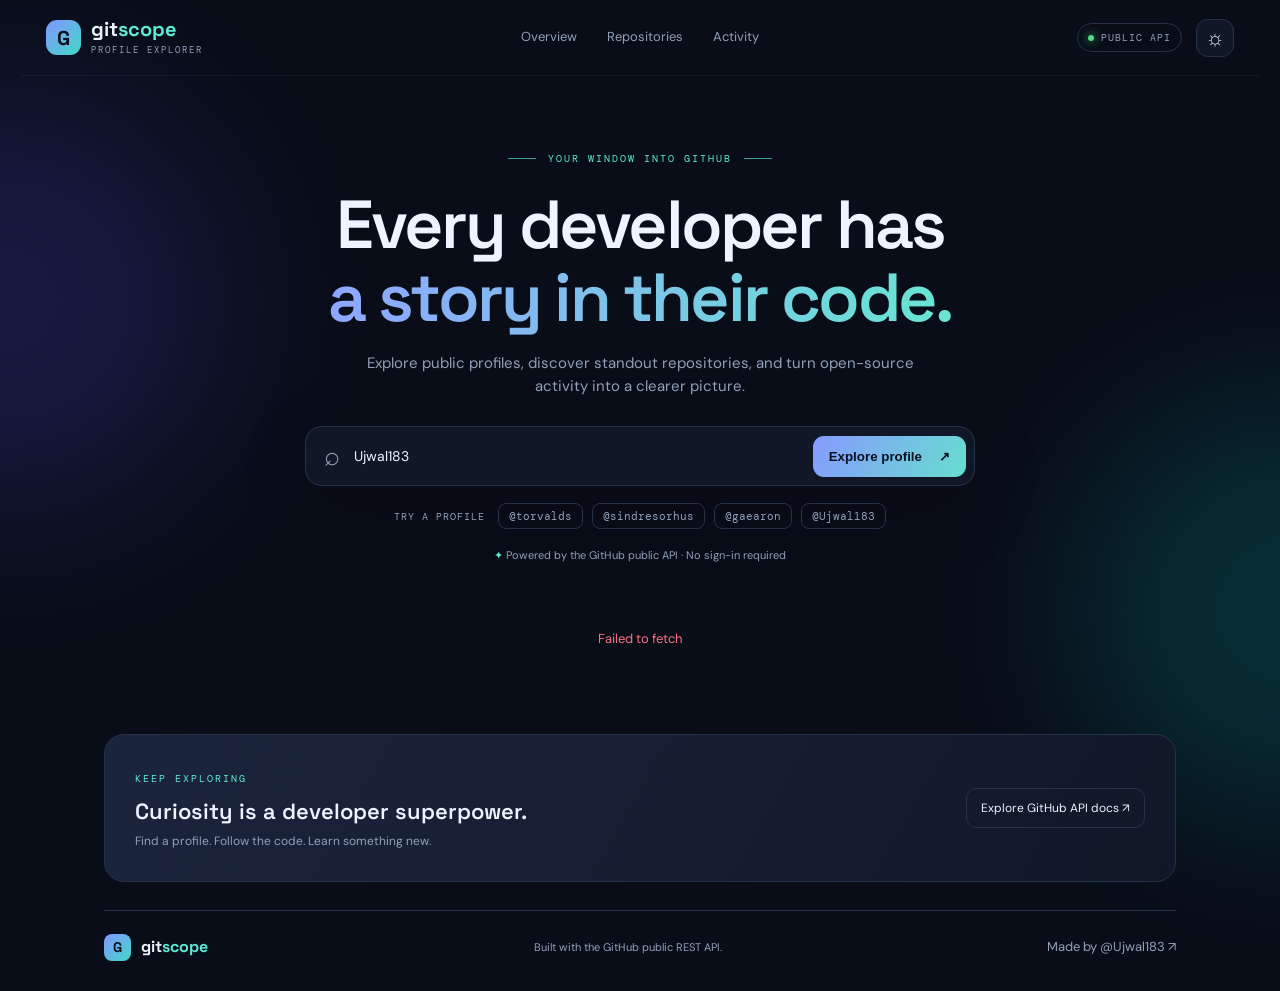
<file: index.html>
<!doctype html>
<html lang="en">
<head>
  <meta charset="utf-8">
  <meta name="viewport" content="width=device-width, initial-scale=1">
  <meta name="theme-color" content="#0b1020">
  <meta name="description" content="Explore public GitHub profiles, repositories, activity, and developer stats in a clean interactive dashboard.">
  <title>GitScope — GitHub Profile Explorer</title>
  <link rel="preconnect" href="https://api.github.com">
  <link rel="stylesheet" href="styles.css">
  <script src="app.js" defer></script>
</head>
<body>
  <div class="ambient ambient-one"></div><div class="ambient ambient-two"></div>
  <header class="topbar">
    <a class="brand" href="./" aria-label="GitScope home"><span class="brand-mark">G</span><span>git<span class="brand-accent">scope</span><small>PROFILE EXPLORER</small></span></a>
    <nav class="topnav"><a href="#overview">Overview</a><a href="#repositories">Repositories</a><a href="#activity">Activity</a></nav>
    <div class="top-actions"><span class="live-pill"><i></i> PUBLIC API</span><button id="themeToggle" class="icon-button" aria-label="Toggle light and dark theme" title="Toggle theme">☼</button></div>
  </header>
  <main class="shell">
    <section class="hero">
      <div class="eyebrow"><span class="eyebrow-line"></span> YOUR WINDOW INTO GITHUB <span class="eyebrow-line"></span></div>
      <h1>Every developer has<br><span class="gradient-text">a story in their code.</span></h1>
      <p class="hero-copy">Explore public profiles, discover standout repositories, and turn open-source activity into a clearer picture.</p>
      <form id="searchForm" class="searchbar">
        <span class="search-symbol">⌕</span><label class="sr-only" for="usernameInput">GitHub username</label>
        <input id="usernameInput" name="username" placeholder="Enter a GitHub username…" value="Ujwal183" autocomplete="off" spellcheck="false" required>
        <button type="submit" id="searchButton"><span>Explore profile</span><b>↗</b></button>
      </form>
      <div class="quick-row"><span class="muted">TRY A PROFILE</span><button class="suggestion" data-user="torvalds">@torvalds</button><button class="suggestion" data-user="sindresorhus">@sindresorhus</button><button class="suggestion" data-user="gaearon">@gaearon</button><button class="suggestion" data-user="Ujwal183">@Ujwal183</button></div>
      <p class="api-note"><span>✦</span> Powered by the GitHub public API · No sign-in required</p>
    </section>

    <div id="status" class="status" role="status" aria-live="polite"><span class="spinner"></span> Loading profile…</div>
    <section id="overview" class="profile-panel panel hidden">
      <div class="profile-main">
        <img id="avatar" class="avatar" alt="GitHub profile avatar">
        <div class="profile-identity"><div class="name-line"><h2 id="displayName">Developer</h2><span id="verifiedBadge" class="profile-badge">PUBLIC PROFILE</span></div><a id="profileLogin" class="login" href="#" target="_blank" rel="noreferrer">@username</a><p id="bio" class="bio"></p><div id="profileMeta" class="profile-meta"></div></div>
        <a id="profileLink" class="outline-link" href="#" target="_blank" rel="noreferrer">View GitHub ↗</a>
      </div>
      <div class="profile-stats">
        <div><span class="stat-icon">⌘</span><span class="stat-number" id="followers">—</span><span class="stat-label">Followers</span></div>
        <div><span class="stat-icon">◎</span><span class="stat-number" id="following">—</span><span class="stat-label">Following</span></div>
        <div><span class="stat-icon">▤</span><span class="stat-number" id="repoCount">—</span><span class="stat-label">Public repos</span></div>
        <div><span class="stat-icon">◷</span><span class="stat-number" id="joinedDate">—</span><span class="stat-label">Joined GitHub</span></div>
      </div>
    </section>

    <section id="dashboard" class="hidden">
      <div class="section-heading" id="overviewHeading"><div><span class="section-kicker">AT A GLANCE</span><h2>Developer snapshot<span class="dot">.</span></h2></div><span class="section-caption">Computed from public repositories</span></div>
      <div class="metric-grid">
        <article class="metric-card"><div class="metric-top"><span>Total stars</span><span class="metric-icon gold">✦</span></div><strong id="totalStars">—</strong><small>Across public repositories</small></article>
        <article class="metric-card"><div class="metric-top"><span>Total forks</span><span class="metric-icon blue">⑂</span></div><strong id="totalForks">—</strong><small>Community forks</small></article>
        <article class="metric-card"><div class="metric-top"><span>Watchers</span><span class="metric-icon violet">◉</span></div><strong id="totalWatchers">—</strong><small>Repository subscriptions</small></article>
        <article class="metric-card"><div class="metric-top"><span>Open issues</span><span class="metric-icon green">◌</span></div><strong id="totalIssues">—</strong><small>Across public repositories</small></article>
      </div>
      <div class="analytics-grid">
        <article class="panel chart-panel"><div class="panel-heading"><div><span class="section-kicker">TECH STACK</span><h3>Language distribution</h3></div><span class="mini-label">BY REPOSITORY SIZE</span></div><div id="languageChart" class="language-chart"><div class="empty-chart">Language data will appear here.</div></div><div id="languageLegend" class="legend"></div></article>
        <article class="panel chart-panel"><div class="panel-heading"><div><span class="section-kicker">TOP PERFORMERS</span><h3>Repositories by stars</h3></div><span class="mini-label">TOP 5</span></div><div id="starsChart" class="stars-chart"></div></article>
      </div>
    </section>

    <section id="repositories" class="hidden">
      <div class="section-heading"><div><span class="section-kicker">THE WORK</span><h2>Repository explorer<span class="dot">.</span></h2></div><span id="repoSummary" class="section-caption"></span></div>
      <div class="repo-toolbar panel"><label class="repo-search"><span>⌕</span><span class="sr-only">Search repositories</span><input id="repoSearch" placeholder="Search repositories by name or description…"></label><div class="filters"><label><span class="sr-only">Filter by language</span><select id="languageFilter"><option value="">All languages</option></select></label><label><span class="sr-only">Sort repositories</span><select id="sortSelect"><option value="stars">Most stars</option><option value="updated">Recently updated</option><option value="name">Name A–Z</option><option value="forks">Most forks</option></select></label></div></div>
      <div id="repoGrid" class="repo-grid"></div><div id="repoEmpty" class="empty-state hidden">No repositories match those filters. Try a different search.</div>
    </section>

    <section id="activity" class="hidden">
      <div class="section-heading"><div><span class="section-kicker">RECENT MOMENTUM</span><h2>Public activity<span class="dot">.</span></h2></div><span class="section-caption">Recent events available from GitHub</span></div>
      <article class="panel activity-panel"><div class="panel-heading"><div><h3>Activity timeline</h3><p class="muted">Public events are limited by GitHub's API.</p></div><span class="live-pill"><i></i> LIVE DATA</span></div><div id="activityList" class="activity-list"></div></article>
      <article class="panel contribution-panel"><div class="panel-heading"><div><span class="section-kicker">EVENT FOOTPRINT</span><h3>Recent activity map</h3><p class="muted">A day-by-day view of events returned by the public events API—not the official contribution graph.</p></div></div><div id="heatmap" class="heatmap"></div><div class="heatmap-labels"><span>Less activity</span><span>More activity</span></div></article>
    </section>

    <section class="footer-cta"><div><span class="section-kicker">KEEP EXPLORING</span><h2>Curiosity is a developer superpower.</h2><p>Find a profile. Follow the code. Learn something new.</p></div><a href="https://docs.github.com/en/rest" target="_blank" rel="noreferrer" class="outline-link">Explore GitHub API docs ↗</a></section>
    <footer><a class="brand footer-brand" href="./"><span class="brand-mark">G</span><span>git<span class="brand-accent">scope</span></span></a><span>Built with the GitHub public REST API.</span><span><a href="https://github.com/Ujwal183" target="_blank" rel="noreferrer">Made by @Ujwal183 ↗</a></span></footer>
  </main>

  <div id="repoModal" class="modal hidden" role="dialog" aria-modal="true" aria-labelledby="modalTitle"><div class="modal-backdrop" data-close-modal></div><article class="modal-card"><button id="closeModal" class="icon-button modal-close" aria-label="Close repository details">×</button><div id="modalContent"></div></article></div>
  <div id="toast" class="toast" role="status" aria-live="polite"></div>
</body>
</html>
</file>
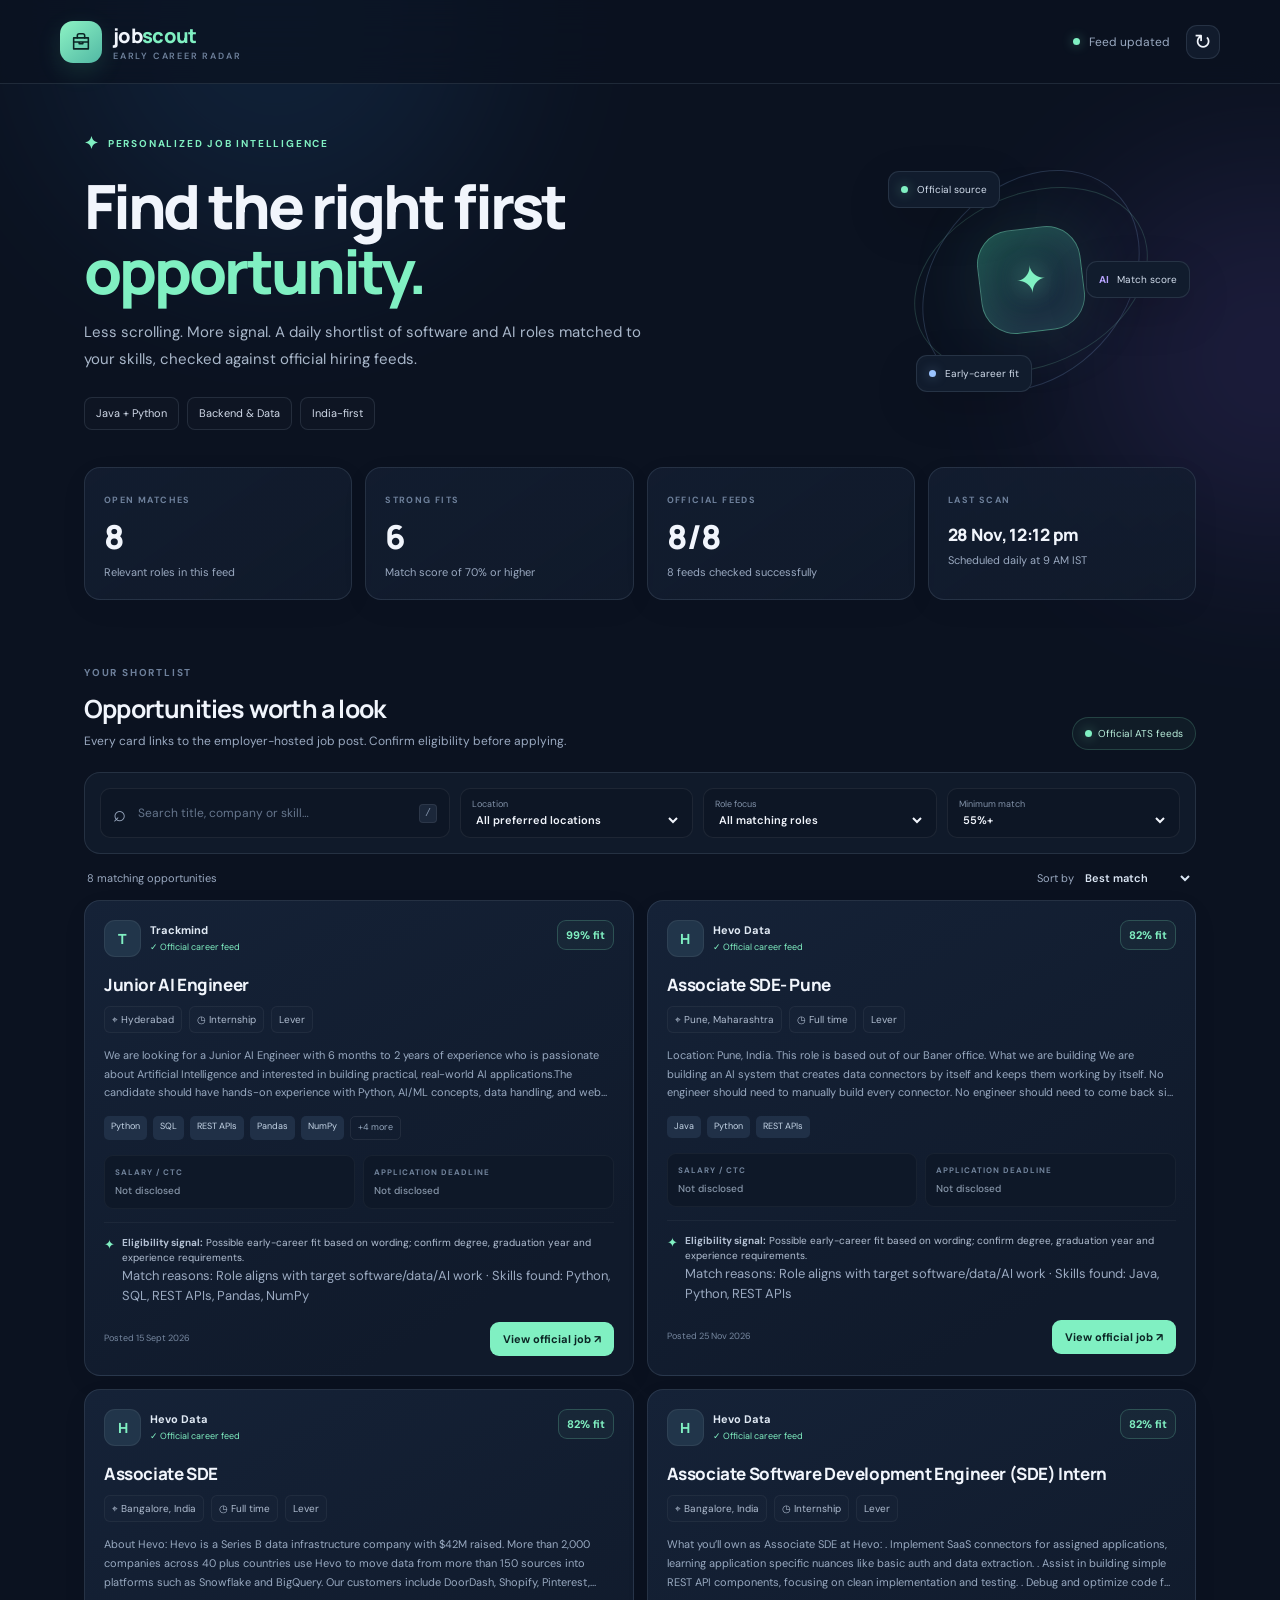
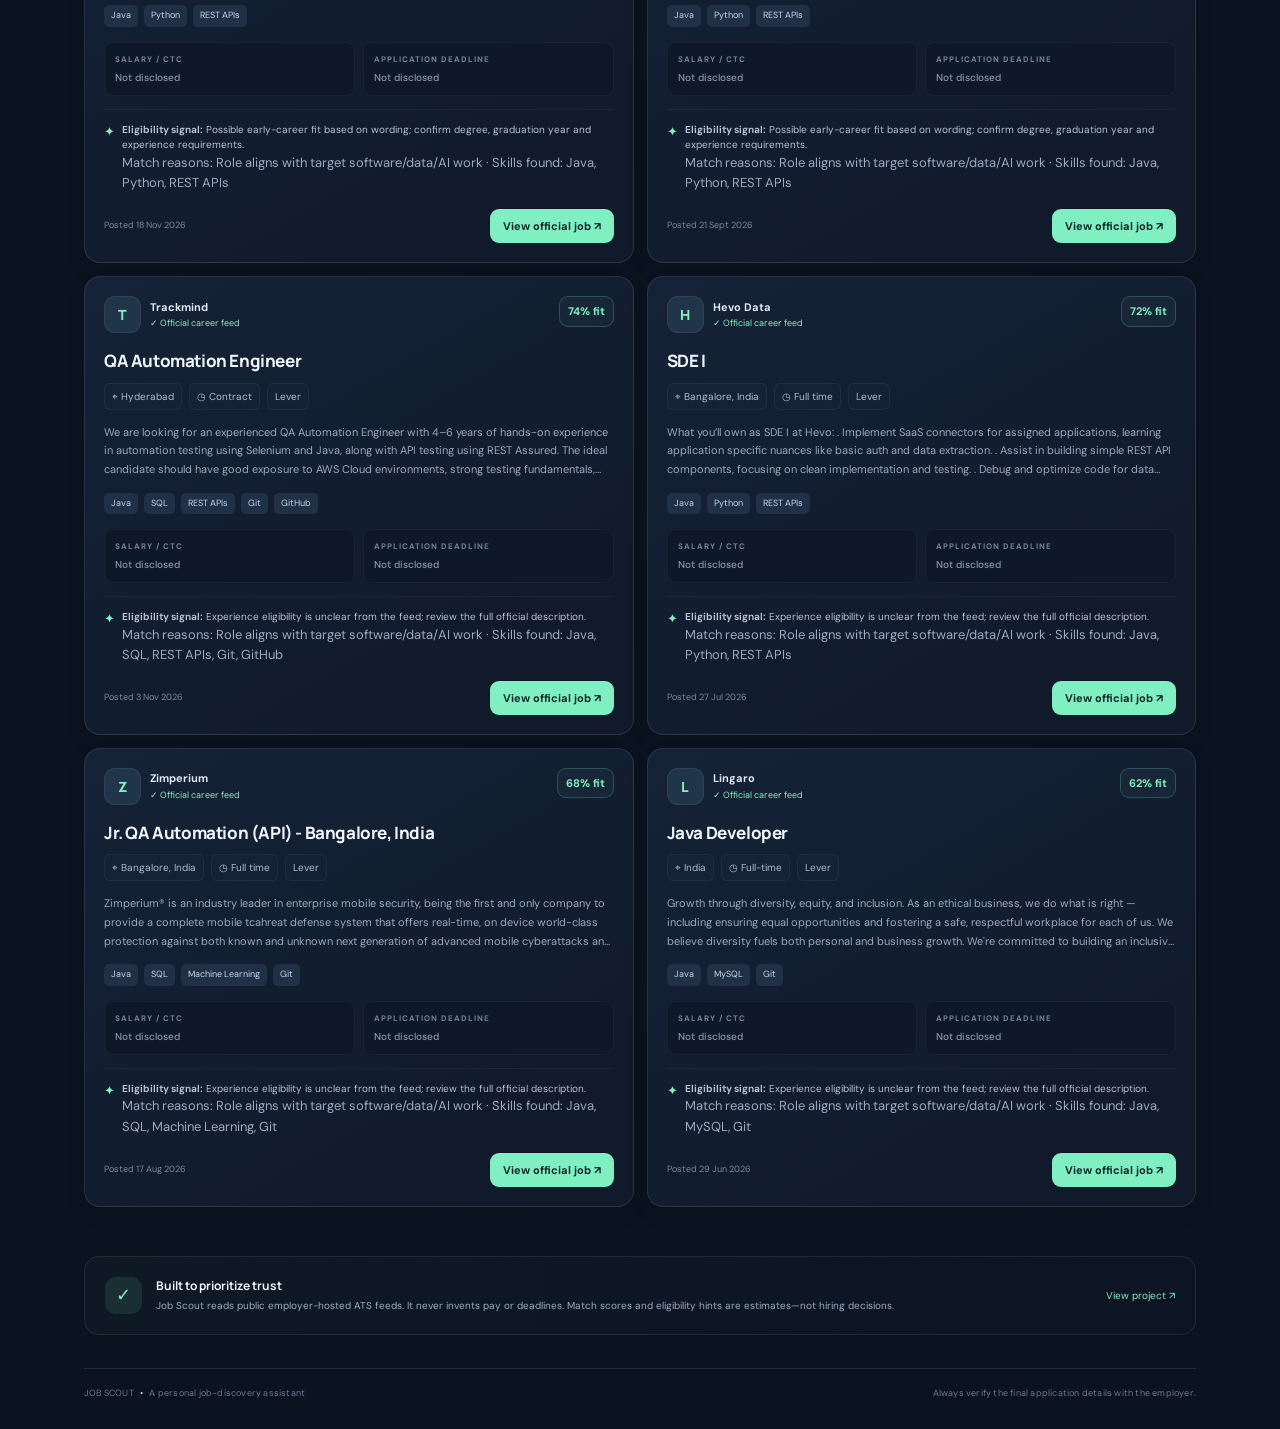
<file: job-search-agent/index.html>
<!doctype html>
<html lang="en">
<head>
  <meta charset="utf-8">
  <meta name="viewport" content="width=device-width, initial-scale=1">
  <meta name="theme-color" content="#101827">
  <meta name="description" content="Job Scout finds early-career software, Python, Java, backend, data and AI jobs from official company career feeds.">
  <title>Job Scout — Verified Early-Career Jobs</title>
  <link rel="preconnect" href="https://fonts.googleapis.com">
  <link rel="preconnect" href="https://fonts.gstatic.com" crossorigin>
  <link href="https://fonts.googleapis.com/css2?family=DM+Sans:wght@400;500;600;700&family=Manrope:wght@400;500;600;700;800&display=swap" rel="stylesheet">
  <link rel="stylesheet" href="./styles.css">
  <script defer src="./app.js"></script>
</head>
<body>
  <div class="ambient ambient-a"></div><div class="ambient ambient-b"></div>
  <header class="topbar">
    <a class="brand" href="./" aria-label="Job Scout home">
      <span class="brand-mark"><svg viewBox="0 0 24 24" aria-hidden="true"><path d="M4 7.5h16v12H4z"/><path d="M8 7.5V5a2 2 0 0 1 2-2h4a2 2 0 0 1 2 2v2.5M4 12h16M10 12v2h4v-2"/></svg></span>
      <span>job<span class="brand-light">scout</span><small>EARLY CAREER RADAR</small></span>
    </a>
    <div class="topbar-right"><span class="live-dot"></span><span id="feed-status">Preparing feed</span><button class="icon-button" id="refresh-btn" type="button" title="Reload job feed" aria-label="Reload job feed">↻</button></div>
  </header>

  <main class="page-shell">
    <section class="hero">
      <div class="hero-copy">
        <span class="eyebrow"><span class="spark">✦</span> PERSONALIZED JOB INTELLIGENCE</span>
        <h1>Find the right first<br><span>opportunity.</span></h1>
        <p>Less scrolling. More signal. A daily shortlist of software and AI roles matched to your skills, checked against official hiring feeds.</p>
        <div class="hero-tags"><span>Java + Python</span><span>Backend & Data</span><span>India-first</span></div>
      </div>
      <div class="hero-visual" aria-hidden="true">
        <div class="orbit orbit-one"></div><div class="orbit orbit-two"></div>
        <div class="radar-core"><span class="radar-star">✦</span></div>
        <div class="radar-chip chip-top"><span class="chip-dot green"></span> Official source</div>
        <div class="radar-chip chip-right"><strong>AI</strong> Match score</div>
        <div class="radar-chip chip-bottom"><span class="chip-dot blue"></span> Early-career fit</div>
      </div>
    </section>

    <section class="stats-grid" aria-label="Job feed statistics">
      <article class="stat-card"><span class="stat-label">OPEN MATCHES</span><div class="stat-value" id="stat-open">—</div><div class="stat-note">Relevant roles in this feed</div></article>
      <article class="stat-card"><span class="stat-label">STRONG FITS</span><div class="stat-value" id="stat-strong">—</div><div class="stat-note">Match score of 70% or higher</div></article>
      <article class="stat-card"><span class="stat-label">OFFICIAL FEEDS</span><div class="stat-value" id="stat-sources">—</div><div class="stat-note" id="stat-source-note">Career board checks</div></article>
      <article class="stat-card"><span class="stat-label">LAST SCAN</span><div class="stat-value stat-date" id="stat-updated">Waiting</div><div class="stat-note">Scheduled daily at 9 AM IST</div></article>
    </section>

    <section class="workspace">
      <div class="section-heading">
        <div><span class="eyebrow muted">YOUR SHORTLIST</span><h2>Opportunities worth a look</h2><p>Every card links to the employer-hosted job post. Confirm eligibility before applying.</p></div>
        <span class="feed-pill"><span class="chip-dot green"></span> Official ATS feeds</span>
      </div>

      <div class="filter-panel">
        <label class="search-control"><span aria-hidden="true">⌕</span><input type="search" id="search-input" placeholder="Search title, company or skill…" autocomplete="off"><kbd>/</kbd></label>
        <label class="select-control"><span>Location</span><select id="location-filter"><option value="all">All preferred locations</option><option value="Bengaluru">Bengaluru</option><option value="Hyderabad">Hyderabad</option><option value="Chennai">Chennai</option><option value="India">Anywhere in India</option><option value="Remote">Remote</option></select></label>
        <label class="select-control"><span>Role focus</span><select id="role-filter"><option value="all">All matching roles</option><option value="java">Java development</option><option value="python">Python development</option><option value="backend">Backend engineering</option><option value="data">Data / automation</option><option value="ai">AI / ML</option><option value="qa">QA / test automation</option></select></label>
        <label class="select-control"><span>Minimum match</span><select id="match-filter"><option value="0">Any score</option><option value="40">40%+</option><option value="55" selected>55%+</option><option value="70">70%+ strong fit</option><option value="85">85%+ highest fit</option></select></label>
      </div>

      <div class="result-toolbar"><span id="result-count">Loading opportunities…</span><label>Sort by <select id="sort-filter"><option value="match">Best match</option><option value="recent">Recently posted</option><option value="company">Company A–Z</option></select></label></div>
      <div id="notice" class="notice" role="status">Loading the latest job data…</div>
      <div id="job-list" class="job-list" aria-live="polite"></div>
      <div id="empty-state" class="empty-state hidden"><div class="empty-icon">⌕</div><h3>No matching roles in this scan</h3><p>Try lowering the minimum match, choosing another location, or checking back after the next scan.</p><button id="reset-btn" class="secondary-button" type="button">Clear filters</button></div>
    </section>

    <section class="trust-panel">
      <div class="trust-icon">✓</div><div><h3>Built to prioritize trust</h3><p>Job Scout reads public employer-hosted ATS feeds. It never invents pay or deadlines. Match scores and eligibility hints are estimates—not hiring decisions.</p></div>
      <a href="https://github.com/Ujwal183/Ujwal183/tree/main/job-search-agent" target="_blank" rel="noopener noreferrer">View project ↗</a>
    </section>
    <footer><span>JOB SCOUT <span class="footer-dot">•</span> A personal job-discovery assistant</span><span>Always verify the final application details with the employer.</span></footer>
  </main>
</body>
</html>
</file>
<file: styles.css>
@import url('https://fonts.googleapis.com/css2?family=DM+Mono:wght@400;500&family=DM+Sans:wght@400;500;600;700&family=Space+Grotesk:wght@400;500;600;700&display=swap');
:root{color-scheme:dark;--bg:#090d18;--panel:#101727;--panel2:#141e30;--line:#263247;--text:#edf3ff;--muted:#91a0b8;--accent:#7c9cff;--accent2:#5eead4;--shadow:0 20px 70px #0003;--radius:20px}*{box-sizing:border-box}html{scroll-behavior:smooth;scroll-padding-top:90px}body{margin:0;background:var(--bg);color:var(--text);font-family:'DM Sans',sans-serif;min-height:100vh;line-height:1.55;overflow-x:hidden}body.light{color-scheme:light;--bg:#f5f7fb;--panel:#fff;--panel2:#f0f4fa;--line:#dfe5ef;--text:#172033;--muted:#66738b;--accent:#4f66d8;--accent2:#0f9f91;--shadow:0 20px 70px #26395b12}.ambient{position:absolute;pointer-events:none;filter:blur(80px);opacity:.17;border-radius:50%;z-index:-1}.ambient-one{width:420px;height:420px;background:#6555ff;top:90px;left:-200px}.ambient-two{width:420px;height:420px;background:#00c8ba;top:400px;right:-220px}.topbar{height:76px;display:flex;align-items:center;justify-content:space-between;max-width:1240px;margin:auto;padding:0 26px;border-bottom:1px solid #ffffff0b}.brand{display:flex;align-items:center;gap:10px;color:var(--text);font-family:'Space Grotesk',sans-serif;font-weight:700;font-size:20px;text-decoration:none;line-height:1}.brand-mark{display:grid;place-items:center;width:35px;height:35px;border-radius:11px;background:linear-gradient(135deg,#8196ff,#42d9c8);color:#09111f;font-weight:800}.brand-accent{color:var(--accent2)}.brand small{display:block;font:9px 'DM Mono',monospace;letter-spacing:2px;color:var(--muted);margin-top:5px}.topnav{display:flex;gap:30px}.topnav a,footer a{color:var(--muted);text-decoration:none;font-size:13px}.topnav a:hover,footer a:hover{color:var(--accent2)}.top-actions{display:flex;align-items:center;gap:14px}.live-pill{display:inline-flex;align-items:center;gap:7px;padding:7px 10px;border:1px solid var(--line);border-radius:999px;color:var(--muted);font:10px 'DM Mono',monospace;letter-spacing:1px;white-space:nowrap}.live-pill i{width:6px;height:6px;background:#4ade80;border-radius:50%;box-shadow:0 0 10px #4ade80}.icon-button{width:38px;height:38px;border:1px solid var(--line);background:var(--panel);color:var(--text);border-radius:12px;font-size:21px;cursor:pointer}.icon-button:hover,.outline-link:hover{border-color:var(--accent);transform:translateY(-1px)}.shell{max-width:1120px;margin:auto;padding:0 24px}.hero{text-align:center;padding:76px 0 40px}.eyebrow,.section-kicker{font:10px 'DM Mono',monospace;letter-spacing:2px;color:var(--accent2)}.eyebrow{display:flex;align-items:center;justify-content:center;gap:12px}.eyebrow-line{height:1px;width:28px;background:var(--accent2);opacity:.65}h1,h2,h3,p{margin-top:0}h1{font:600 clamp(38px,6vw,68px)/1.08 'Space Grotesk',sans-serif;letter-spacing:-2.8px;margin:23px 0 17px}.gradient-text{background:linear-gradient(90deg,#8fa6ff,#68e5d2);background-clip:text;color:transparent}.hero-copy{max-width:570px;margin:0 auto 28px;color:var(--muted);font-size:15px}.searchbar{max-width:670px;margin:0 auto;display:flex;align-items:center;gap:12px;padding:8px;background:var(--panel);border:1px solid var(--line);border-radius:16px;box-shadow:var(--shadow);transition:border-color .2s}.searchbar:focus-within{border-color:var(--accent)}.search-symbol{font-size:27px;color:var(--muted);padding-left:10px}.searchbar input,.repo-search input{min-width:0;flex:1;background:transparent;border:0;outline:0;color:var(--text);font:14px 'DM Sans',sans-serif}.searchbar input::placeholder,.repo-search input::placeholder{color:var(--muted)}.searchbar button{display:flex;align-items:center;gap:17px;padding:13px 16px;border:0;border-radius:11px;background:linear-gradient(120deg,#879aff,#67decf);color:#08111f;font-weight:700;cursor:pointer;white-space:nowrap}.searchbar button:hover{filter:brightness(1.08)}.searchbar button:disabled{opacity:.65;cursor:wait}.quick-row{display:flex;justify-content:center;align-items:center;flex-wrap:wrap;gap:9px;margin-top:17px}.muted,.section-caption{color:var(--muted);font-size:12px}.quick-row>.muted{font:10px 'DM Mono',monospace;letter-spacing:1px;margin-right:4px}.suggestion{border:1px solid var(--line);background:transparent;color:var(--muted);border-radius:8px;padding:5px 10px;font:11px 'DM Mono',monospace;cursor:pointer}.suggestion:hover{border-color:var(--accent2);color:var(--text)}.api-note{margin:18px 0 0;color:var(--muted);font-size:11px}.api-note span{color:var(--accent2)}.status{display:flex;align-items:center;justify-content:center;gap:10px;color:var(--muted);font-size:13px;padding:25px}.status.error{color:#fb7185}.spinner{width:15px;height:15px;border:2px solid var(--line);border-top-color:var(--accent2);border-radius:50%;animation:spin .8s linear infinite}@keyframes spin{to{transform:rotate(360deg)}}.hidden{display:none!important}.panel,.metric-card{background:linear-gradient(145deg,var(--panel),color-mix(in srgb,var(--panel) 86%,var(--accent) 14%));border:1px solid var(--line);border-radius:var(--radius);box-shadow:var(--shadow)}.profile-panel{margin:14px 0 48px;padding:27px 30px}.profile-main{display:flex;align-items:center;gap:20px}.avatar{width:92px;height:92px;border-radius:25px;border:3px solid var(--line);object-fit:cover;background:var(--panel2)}.profile-identity{flex:1;min-width:0}.name-line{display:flex;align-items:center;gap:12px;flex-wrap:wrap}.name-line h2{font:600 26px 'Space Grotesk',sans-serif;letter-spacing:-.6px;margin:0}.profile-badge,.mini-label{font:9px 'DM Mono',monospace;letter-spacing:1px;color:var(--accent2);border:1px solid color-mix(in srgb,var(--accent2) 35%,transparent);padding:5px 7px;border-radius:6px}.login{color:var(--accent);text-decoration:none;font:12px 'DM Mono',monospace}.bio{color:var(--muted);font-size:13px;margin:11px 0}.profile-meta{display:flex;gap:14px;flex-wrap:wrap;color:var(--muted);font-size:11px}.profile-meta a{color:var(--accent2);text-decoration:none}.outline-link{display:inline-flex;align-items:center;justify-content:center;gap:8px;text-decoration:none;border:1px solid var(--line);padding:10px 14px;border-radius:10px;color:var(--text);font-size:12px;white-space:nowrap;transition:.2s}.profile-stats{display:grid;grid-template-columns:repeat(4,1fr);border-top:1px solid var(--line);margin-top:26px;padding-top:22px}.profile-stats>div{display:grid;grid-template-columns:26px 1fr;align-items:center;padding:0 16px;border-right:1px solid var(--line)}.profile-stats>div:first-child{padding-left:0}.profile-stats>div:last-child{border:0}.stat-icon{grid-row:span 2;color:var(--accent2);font-size:19px}.stat-number{font:600 20px 'Space Grotesk',sans-serif}.stat-label{font-size:10px;color:var(--muted)}.section-heading{display:flex;align-items:end;justify-content:space-between;gap:20px;margin:52px 0 18px}.section-heading h2{font:600 30px 'Space Grotesk',sans-serif;letter-spacing:-1px;margin:6px 0 0}.dot{color:var(--accent2)}.section-caption{padding-bottom:5px}.metric-grid{display:grid;grid-template-columns:repeat(4,1fr);gap:14px}.metric-card{padding:20px;transition:transform .2s,border-color .2s}.metric-card:hover{transform:translateY(-3px);border-color:color-mix(in srgb,var(--accent) 60%,var(--line))}.metric-top{display:flex;align-items:center;justify-content:space-between;color:var(--muted);font-size:12px}.metric-icon{width:31px;height:31px;border-radius:10px;display:grid;place-items:center;background:var(--panel2);font-size:17px}.gold{color:#fbbf24}.blue{color:#60a5fa}.violet{color:#c4b5fd}.green{color:#5eead4}.metric-card strong{display:block;font:600 31px 'Space Grotesk',sans-serif;letter-spacing:-1px;margin:15px 0 2px}.metric-card small{font-size:10px;color:var(--muted)}.analytics-grid{display:grid;grid-template-columns:1fr 1fr;gap:14px;margin-top:14px}.chart-panel{padding:22px;min-width:0}.panel-heading{display:flex;justify-content:space-between;align-items:start;gap:12px}.panel-heading h3{font:600 17px 'Space Grotesk',sans-serif;margin:5px 0}.mini-label{font-size:8px;white-space:nowrap}.language-chart{display:flex;align-items:center;justify-content:center;min-height:170px;padding:14px}.donut{width:156px;height:156px;border-radius:50%;position:relative;flex-shrink:0}.donut:after{content:"";position:absolute;inset:27px;background:var(--panel);border-radius:50%}.donut-center{position:absolute;inset:0;display:grid;align-content:center;text-align:center;z-index:1}.donut-center strong{font:600 22px 'Space Grotesk',sans-serif}.donut-center span{font-size:9px;color:var(--muted)}.legend{display:flex;flex-wrap:wrap;gap:10px 14px}.legend-item{display:flex;align-items:center;gap:6px;color:var(--muted);font-size:10px}.legend-dot{width:7px;height:7px;border-radius:3px;display:inline-block}.stars-chart{display:flex;flex-direction:column;gap:14px;margin-top:20px}.bar-row{display:grid;grid-template-columns:minmax(80px,1fr) 2fr 38px;align-items:center;gap:10px;font-size:11px}.bar-name{overflow:hidden;text-overflow:ellipsis;white-space:nowrap;color:var(--muted)}.bar-track{height:7px;background:var(--panel2);border-radius:99px;overflow:hidden}.bar-fill{height:100%;background:linear-gradient(90deg,#849aff,#62e0d0);border-radius:99px;min-width:2px;transition:width .7s}.bar-value{text-align:right;font:11px 'DM Mono',monospace}.repo-toolbar{display:flex;align-items:center;justify-content:space-between;gap:14px;padding:12px;margin-bottom:16px}.repo-search{display:flex;align-items:center;gap:10px;flex:1;min-width:170px;padding:6px 8px}.repo-search>span{font-size:22px;color:var(--muted)}.filters{display:flex;gap:9px}.filters select{background:var(--panel2);border:1px solid var(--line);color:var(--text);border-radius:9px;padding:10px 12px;font:11px 'DM Sans',sans-serif;max-width:170px}.repo-grid{display:grid;grid-template-columns:repeat(2,minmax(0,1fr));gap:14px}.repo-card{padding:20px;min-width:0;display:flex;flex-direction:column;transition:transform .2s,border-color .2s;cursor:pointer}.repo-card:hover{transform:translateY(-3px);border-color:var(--accent)}.repo-title-row{display:flex;align-items:center;gap:9px}.repo-icon{width:31px;height:31px;display:grid;place-items:center;border-radius:10px;background:var(--panel2);color:var(--accent2)}.repo-card h3{font:600 15px 'Space Grotesk',sans-serif;margin:0;overflow-wrap:anywhere}.repo-card h3 a{color:var(--text);text-decoration:none}.repo-card h3 a:hover{color:var(--accent2)}.repo-visibility{margin-left:auto;border:1px solid var(--line);padding:3px 6px;border-radius:5px;color:var(--muted);font-size:9px}.repo-description{color:var(--muted);font-size:12px;min-height:39px;margin:14px 0}.topic-list{display:flex;flex-wrap:wrap;gap:6px;margin-bottom:16px}.topic{background:color-mix(in srgb,var(--accent) 12%,transparent);color:var(--accent);padding:4px 7px;border-radius:6px;font-size:9px}.repo-footer{display:flex;align-items:center;gap:13px;flex-wrap:wrap;border-top:1px solid var(--line);padding-top:12px;margin-top:auto;color:var(--muted);font-size:10px}.repo-lang{display:flex;align-items:center;gap:6px}.lang-dot{width:8px;height:8px;border-radius:50%;background:var(--accent2)}.repo-footer .push-date{margin-left:auto}.empty-state{padding:36px;text-align:center;color:var(--muted);border:1px dashed var(--line);border-radius:var(--radius)}.activity-panel,.contribution-panel{padding:23px;margin-bottom:14px}.activity-list{margin-top:20px}.activity-item{display:grid;grid-template-columns:36px 1fr auto;gap:12px;padding:15px 0;border-top:1px solid var(--line);align-items:start}.activity-item:first-child{border-top:0}.event-icon{width:34px;height:34px;display:grid;place-items:center;background:var(--panel2);border-radius:11px;color:var(--accent2)}.event-title{font-size:12px;line-height:1.6}.event-title a{color:var(--accent2);text-decoration:none}.event-sub{color:var(--muted);font-size:10px;margin-top:3px}.event-time{color:var(--muted);font:10px 'DM Mono',monospace;white-space:nowrap}.heatmap{display:grid;grid-auto-flow:column;grid-template-rows:repeat(7,10px);grid-auto-columns:10px;gap:4px;overflow-x:auto;padding:12px 0}.heat-cell{width:10px;height:10px;background:var(--panel2);border:1px solid color-mix(in srgb,var(--line) 55%,transparent);border-radius:3px}.heat-cell[data-level="1"]{background:#174f4b}.heat-cell[data-level="2"]{background:#167d70}.heat-cell[data-level="3"]{background:#29b7a2}.heat-cell[data-level="4"]{background:#79f0d8}.heatmap-labels{display:flex;justify-content:space-between;color:var(--muted);font-size:10px}.footer-cta{display:flex;align-items:center;justify-content:space-between;gap:20px;margin:60px 0 28px;padding:30px;border:1px solid var(--line);border-radius:var(--radius);background:linear-gradient(120deg,color-mix(in srgb,var(--accent) 10%,var(--panel)),var(--panel))}.footer-cta h2{font:600 22px 'Space Grotesk',sans-serif;margin:7px 0}.footer-cta p{font-size:12px;color:var(--muted);margin:0}footer{display:flex;align-items:center;justify-content:space-between;gap:14px;padding:23px 0 30px;border-top:1px solid var(--line);color:var(--muted);font-size:11px}.footer-brand{font-size:16px}.footer-brand .brand-mark{width:27px;height:27px;border-radius:8px;font-size:14px}.modal{position:fixed;inset:0;z-index:10;display:grid;place-items:center;padding:20px}.modal-backdrop{position:absolute;inset:0;background:#030712c9;backdrop-filter:blur(8px)}.modal-card{position:relative;width:min(700px,100%);max-height:85vh;overflow:auto;padding:27px;background:var(--panel);border:1px solid var(--line);border-radius:22px;box-shadow:var(--shadow)}.modal-close{position:sticky;float:right;top:0;font-size:23px}.modal-card h2{font:600 25px 'Space Grotesk',sans-serif;margin:0 45px 5px 0;overflow-wrap:anywhere}.modal-card .modal-meta{color:var(--muted);font-size:12px;margin-bottom:20px}.readme-content{font-size:13px;color:var(--muted);white-space:pre-wrap;overflow-wrap:anywhere;line-height:1.7;background:var(--panel2);padding:17px;border-radius:12px;max-height:48vh;overflow:auto}.modal-links{display:flex;gap:9px;margin:16px 0}.toast{position:fixed;bottom:20px;left:50%;transform:translate(-50%,20px);opacity:0;pointer-events:none;background:var(--text);color:var(--bg);padding:11px 16px;border-radius:10px;font-size:12px;transition:.2s;z-index:20}.toast.show{opacity:1;transform:translate(-50%,0)}.sr-only{position:absolute;width:1px;height:1px;padding:0;margin:-1px;overflow:hidden;clip:rect(0,0,0,0);white-space:nowrap;border:0}button:focus-visible,a:focus-visible,input:focus-visible,select:focus-visible{outline:2px solid var(--accent2);outline-offset:3px}
@media(max-width:800px){.topnav{gap:14px}.topnav a{font-size:11px}.metric-grid{grid-template-columns:repeat(2,1fr)}.profile-main{flex-wrap:wrap}.profile-main .outline-link{margin-left:auto}.analytics-grid{grid-template-columns:1fr}.section-heading{align-items:start;flex-direction:column;gap:6px}.section-caption{padding:0}.profile-stats>div{padding:0 8px}.stat-number{font-size:17px}.repo-toolbar{align-items:stretch;flex-direction:column}.filters select{max-width:none;width:100%}.filters label{flex:1}.footer-cta{align-items:start;flex-direction:column}}@media(max-width:560px){.topbar{padding:0 16px;height:66px}.topnav{display:none}.shell{padding:0 15px}.hero{padding:55px 0 30px}h1{letter-spacing:-1.8px}.searchbar{gap:6px}.searchbar button{padding:12px;font-size:11px;gap:7px}.searchbar input{font-size:12px}.search-symbol{padding-left:5px}.profile-panel{padding:20px;margin-bottom:35px}.profile-main{gap:13px}.avatar{width:68px;height:68px;border-radius:19px}.name-line h2{font-size:21px}.profile-identity{flex-basis:calc(100% - 85px)}.profile-main .outline-link{margin-left:0}.profile-stats{grid-template-columns:repeat(2,1fr);row-gap:18px}.profile-stats>div:nth-child(2){border:0}.profile-stats>div:nth-child(3){padding-left:0}.metric-grid{gap:9px}.metric-card{padding:15px}.metric-card strong{font-size:26px}.repo-grid{grid-template-columns:1fr}.filters{flex-direction:column}.activity-item{grid-template-columns:32px 1fr}.event-time{grid-column:2}.footer-cta{padding:22px}footer{flex-wrap:wrap}.section-heading h2{font-size:27px}.live-pill{font-size:8px;padding:6px}.profile-meta{gap:9px}}
@media(prefers-reduced-motion:reduce){*,*::before,*::after{scroll-behavior:auto!important;animation-duration:.01ms!important;animation-iteration-count:1!important;transition-duration:.01ms!important}}
</file>
<file: job-search-agent/styles.css>
:root{color-scheme:dark;--bg:#0b1220;--panel:#111b2c;--panel2:#142035;--line:rgba(191,208,233,.12);--text:#f1f5fc;--muted:#9aa9c0;--soft:#6e809b;--mint:#80f0c2;--mintdark:#103d38;--blue:#9bc4ff;--purple:#b8a4ff;--orange:#ffc98c;--shadow:0 16px 45px rgba(0,0,0,.16)}*{box-sizing:border-box}html{scroll-behavior:smooth}body{margin:0;background:var(--bg);color:var(--text);font-family:"DM Sans",sans-serif;line-height:1.5;min-height:100vh;overflow-x:hidden}.ambient{position:absolute;pointer-events:none;filter:blur(90px);opacity:.14;z-index:-1;border-radius:50%}.ambient-a{width:450px;height:450px;background:#2d75bd;top:-200px;left:4%}.ambient-b{width:380px;height:380px;background:#815bde;top:170px;right:-180px}.topbar{height:84px;border-bottom:1px solid var(--line);display:flex;align-items:center;justify-content:space-between;padding:0 max(calc((100vw - 1160px)/2),24px);background:rgba(11,18,32,.7);backdrop-filter:blur(18px);position:relative;z-index:2}.brand{display:flex;align-items:center;gap:11px;text-decoration:none;color:var(--text);font-family:Manrope,sans-serif;font-size:20px;font-weight:800;letter-spacing:-.7px}.brand-light{color:var(--mint)}.brand small{display:block;color:var(--soft);font:600 9px "DM Sans",sans-serif;letter-spacing:1.8px;margin-top:-1px}.brand-mark{display:grid;place-items:center;width:42px;height:42px;border-radius:13px;background:linear-gradient(140deg,#8df3c4,#51b8a4);box-shadow:0 8px 24px #5de2ac24}.brand-mark svg{width:22px;height:22px;fill:none;stroke:#0b2525;stroke-width:1.7;stroke-linecap:round;stroke-linejoin:round}.topbar-right{display:flex;align-items:center;gap:9px;color:var(--muted);font-size:12px}.live-dot,.chip-dot{display:inline-block;width:7px;height:7px;border-radius:50%;background:var(--mint);box-shadow:0 0 12px #80f0c277}.icon-button{margin-left:7px;border:1px solid var(--line);background:var(--panel);color:var(--text);width:34px;height:34px;border-radius:11px;cursor:pointer;font-size:21px;transition:.2s}.icon-button:hover{transform:rotate(35deg);border-color:#80f0c270}.page-shell{max-width:1160px;margin:0 auto;padding:0 24px}.hero{display:flex;align-items:center;justify-content:space-between;min-height:365px;padding:47px 0 37px;gap:45px}.hero-copy{max-width:665px;position:relative;z-index:1}.eyebrow{display:inline-flex;gap:8px;align-items:center;font-size:10px;font-weight:700;letter-spacing:1.8px;color:var(--mint)}.spark{font-size:17px}.hero h1{font-family:Manrope,sans-serif;font-size:clamp(38px,5.2vw,61px);letter-spacing:-2.9px;line-height:1.08;margin:16px 0 15px;font-weight:800}.hero h1 span{color:var(--mint)}.hero p{max-width:580px;color:#a9b7ca;font-size:15px;line-height:1.8;margin:0}.hero-tags{display:flex;gap:8px;flex-wrap:wrap;margin-top:24px}.hero-tags span{border:1px solid var(--line);border-radius:8px;padding:7px 11px;font-size:11px;color:#d0d9e8;background:#ffffff04}.hero-visual{width:270px;height:255px;flex-shrink:0;position:relative;display:grid;place-items:center;margin-right:30px}.orbit{position:absolute;border:1px solid #8ef4c72b;border-radius:50%;transform:rotate(-24deg)}.orbit-one{width:244px;height:172px}.orbit-two{width:190px;height:245px;transform:rotate(43deg);border-color:#9bc4ff30}.radar-core{width:104px;height:104px;border-radius:34px;background:linear-gradient(145deg,#1a4a48,#1a2d40 72%);border:1px solid #80f0c265;display:grid;place-items:center;box-shadow:0 0 75px #62dfb51d, inset 0 0 35px #72f5c51a;transform:rotate(-7deg)}.radar-star{font-size:38px;color:var(--mint);text-shadow:0 0 25px #80f0c2a1}.radar-chip{position:absolute;background:#111c2d;border:1px solid var(--line);padding:10px 12px;border-radius:11px;box-shadow:var(--shadow);font-size:10px;white-space:nowrap;color:#d2ddec}.chip-top{top:18px;left:-8px}.chip-right{right:-24px;top:108px}.chip-right strong{color:var(--purple);margin-right:5px}.chip-bottom{bottom:16px;left:20px}.chip-dot{margin-right:6px}.chip-dot.blue{background:var(--blue);box-shadow:0 0 12px #9bc4ff66}.stats-grid{display:grid;grid-template-columns:repeat(4,minmax(0,1fr));gap:13px;margin-bottom:59px}.stat-card{border:1px solid var(--line);border-radius:16px;padding:18px 19px;background:linear-gradient(145deg,#152135b8,#111b2cdd);box-shadow:0 8px 30px #0000000b}.stat-label{font-size:9px;color:var(--soft);letter-spacing:1.4px;font-weight:700}.stat-value{font-family:Manrope,sans-serif;font-size:33px;font-weight:800;letter-spacing:-1px;margin-top:6px;line-height:1.25}.stat-note{font-size:11px;color:var(--muted);margin-top:7px}.stat-date{font-size:17px;letter-spacing:-.3px;margin:14px 0 7px}.workspace{padding-bottom:37px}.section-heading{display:flex;justify-content:space-between;align-items:end;gap:22px;margin-bottom:22px}.muted{color:var(--soft)}h2{font-family:Manrope,sans-serif;font-size:25px;letter-spacing:-.8px;margin:7px 0 5px}.section-heading p{color:var(--muted);font-size:12px;margin:0}.feed-pill{flex-shrink:0;display:flex;align-items:center;border:1px solid #80f0c22e;color:#b9eedb;background:#80f0c20b;border-radius:22px;padding:8px 12px;font-size:10px}.filter-panel{padding:15px;border-radius:16px;border:1px solid var(--line);background:#101a2a;display:grid;grid-template-columns:minmax(220px,1.5fr) repeat(3,minmax(145px,1fr));gap:10px}.search-control,.select-control{height:50px;border:1px solid #ffffff12;border-radius:10px;background:#0d1625;display:flex;align-items:center}.search-control{padding:0 12px;gap:10px;color:var(--muted)}.search-control>span{font-size:22px}.search-control input{width:100%;background:transparent;border:0;outline:0;color:var(--text);font:inherit;font-size:12px;min-width:0}.search-control input::placeholder{color:#65758c}.search-control kbd{background:#1b273a;color:#8494ad;border:1px solid #ffffff13;border-radius:4px;font-size:10px;padding:1px 5px}.select-control{flex-direction:column;align-items:stretch;justify-content:center;padding:5px 11px;gap:0}.select-control>span{font-size:9px;color:#8292a9}.select-control select,.result-toolbar select{border:0;outline:0;background:transparent;color:var(--text);font:600 11px "DM Sans",sans-serif;min-width:0;cursor:pointer}.select-control select option,.result-toolbar select option{background:#111b2c;color:var(--text)}.result-toolbar{display:flex;align-items:center;justify-content:space-between;padding:16px 3px 13px;color:var(--muted);font-size:11px}.result-toolbar label{display:flex;align-items:center;gap:7px}.result-toolbar select{color:#dce7f5}.job-list{display:grid;grid-template-columns:1fr 1fr;gap:13px}.job-card{position:relative;min-width:0;background:linear-gradient(150deg,#152237,#101a2b 80%);border:1px solid var(--line);border-radius:16px;padding:19px;box-shadow:0 8px 28px #0000000b;transition:transform .18s,border-color .18s}.job-card:hover{transform:translateY(-2px);border-color:#8df0c332}.job-card-top{display:flex;justify-content:space-between;gap:14px;align-items:start}.company-row{display:flex;align-items:center;gap:9px;min-width:0}.company-avatar{display:grid;place-items:center;width:37px;height:37px;flex-shrink:0;border-radius:11px;background:#21354a;color:var(--mint);font-family:Manrope,sans-serif;font-size:14px;font-weight:800;border:1px solid #ffffff10}.company-name{font-size:11px;font-weight:700;color:#e0e9f4;white-space:nowrap;overflow:hidden;text-overflow:ellipsis}.verified{font-size:9px;color:var(--mint);margin-top:2px}.match-badge{flex-shrink:0;display:flex;align-items:center;gap:5px;border:1px solid #80f0c236;color:var(--mint);background:#80f0c20b;border-radius:9px;padding:6px 8px;font-size:11px;font-weight:700}.match-badge.medium{color:var(--orange);border-color:#ffc98c30;background:#ffc98c0a}.job-title{font-family:Manrope,sans-serif;font-weight:750;font-size:17px;line-height:1.38;letter-spacing:-.4px;margin:16px 0 10px}.job-meta{display:flex;flex-wrap:wrap;gap:7px;margin-bottom:13px}.job-meta span{font-size:10px;color:#b0bdd0;border:1px solid #ffffff0c;background:#ffffff03;border-radius:6px;padding:5px 7px}.job-description{color:#98a9c0;font-size:11px;line-height:1.7;display:-webkit-box;-webkit-line-clamp:3;-webkit-box-orient:vertical;overflow:hidden;min-height:56px}.job-skills{display:flex;gap:6px;flex-wrap:wrap;margin:14px 0}.skill-tag{font-size:9px;color:#c5d5e7;background:#203047;border-radius:5px;padding:4px 7px}.skill-tag.more{color:#94a6bd;background:transparent;border:1px solid #ffffff12}.job-detail-grid{display:grid;grid-template-columns:1fr 1fr;gap:8px;margin-top:15px}.detail-item{border:1px solid #ffffff0b;background:#0e1828;border-radius:9px;padding:10px}.detail-label{font-size:8px;letter-spacing:1px;color:#71839b;font-weight:700;text-transform:uppercase}.detail-value{font-size:10px;font-weight:600;color:#d7e2f2;margin-top:5px;overflow-wrap:anywhere}.detail-value.unknown{color:#8897aa;font-weight:500}.eligibility-note{display:flex;align-items:start;gap:7px;color:#b4c1d4;font-size:10px;line-height:1.55;margin-top:13px;padding-top:12px;border-top:1px solid #ffffff0b}.eligibility-note span{color:var(--mint);font-size:13px}.job-card-footer{display:flex;align-items:center;justify-content:space-between;gap:10px;margin-top:16px}.posted-date{font-size:9px;color:#7788a0}.apply-button,.secondary-button{border:0;cursor:pointer;text-decoration:none;display:inline-flex;align-items:center;justify-content:center;gap:7px;border-radius:9px;font:700 11px "DM Sans",sans-serif;padding:10px 13px;transition:.2s}.apply-button{background:var(--mint);color:#0b2625}.apply-button:hover{background:#a3ffda;transform:translateY(-1px)}.apply-button.disabled{background:#26364a;color:#8293a9;cursor:not-allowed}.secondary-button{color:var(--text);border:1px solid var(--line);background:#ffffff07}.secondary-button:hover{background:#ffffff0c}.notice{display:none;border:1px solid #ffca8c30;background:#ffca8c0a;color:#e8c99f;border-radius:10px;padding:12px 14px;font-size:11px;margin-bottom:13px}.notice.visible{display:block}.empty-state{text-align:center;padding:60px 20px;border:1px dashed #ffffff20;border-radius:16px}.empty-state.hidden{display:none}.empty-icon{font-size:35px;color:var(--mint)}.empty-state h3{font-family:Manrope,sans-serif;margin:10px 0 5px}.empty-state p{font-size:12px;color:var(--muted);margin:0 auto 18px;max-width:420px}.trust-panel{display:flex;align-items:center;gap:14px;padding:20px;border:1px solid #80f0c21b;border-radius:15px;background:linear-gradient(100deg,#80f0c209,#9bc4ff04);margin:12px 0 33px}.trust-icon{width:37px;height:37px;flex-shrink:0;display:grid;place-items:center;border-radius:11px;color:var(--mint);background:#80f0c21a;font-size:18px}.trust-panel>div:nth-child(2){flex:1}.trust-panel h3{font:700 12px Manrope,sans-serif;margin:0 0 4px}.trust-panel p{font-size:10px;line-height:1.6;color:var(--muted);margin:0}.trust-panel a{font-size:10px;color:var(--mint);text-decoration:none;white-space:nowrap}.trust-panel a:hover{text-decoration:underline}footer{display:flex;justify-content:space-between;gap:15px;padding:18px 0 29px;border-top:1px solid var(--line);font-size:9px;color:#677891;letter-spacing:.2px}.footer-dot{color:var(--mint);padding:0 4px}@media(max-width:930px){.hero-visual{margin-right:0;transform:scale(.9)}.filter-panel{grid-template-columns:1fr 1fr}.search-control{grid-column:span 2}.job-list{grid-template-columns:1fr 1fr}}@media(max-width:650px){.topbar{height:72px;padding:0 17px}.topbar-right{font-size:10px}.page-shell{padding:0 16px}.hero{min-height:auto;padding:44px 0 35px}.hero h1{font-size:43px;letter-spacing:-2px}.hero p{font-size:13px}.hero-visual{display:none}.stats-grid{grid-template-columns:1fr 1fr;gap:9px;margin-bottom:44px}.stat-card{padding:14px}.stat-value{font-size:28px}.stat-date{font-size:15px}.section-heading{align-items:start;flex-direction:column}.section-heading h2{font-size:22px}.filter-panel{grid-template-columns:1fr 1fr;padding:10px}.search-control{grid-column:span 2}.select-control{padding-left:8px;padding-right:8px}.select-control select{font-size:10px}.job-list{grid-template-columns:1fr}.job-card{padding:16px}.trust-panel{align-items:start;padding:15px}.trust-panel a{align-self:center}.trust-panel p{font-size:10px}footer{flex-direction:column} }@media(prefers-reduced-motion:reduce){*{scroll-behavior:auto!important;transition:none!important}}
</file>
